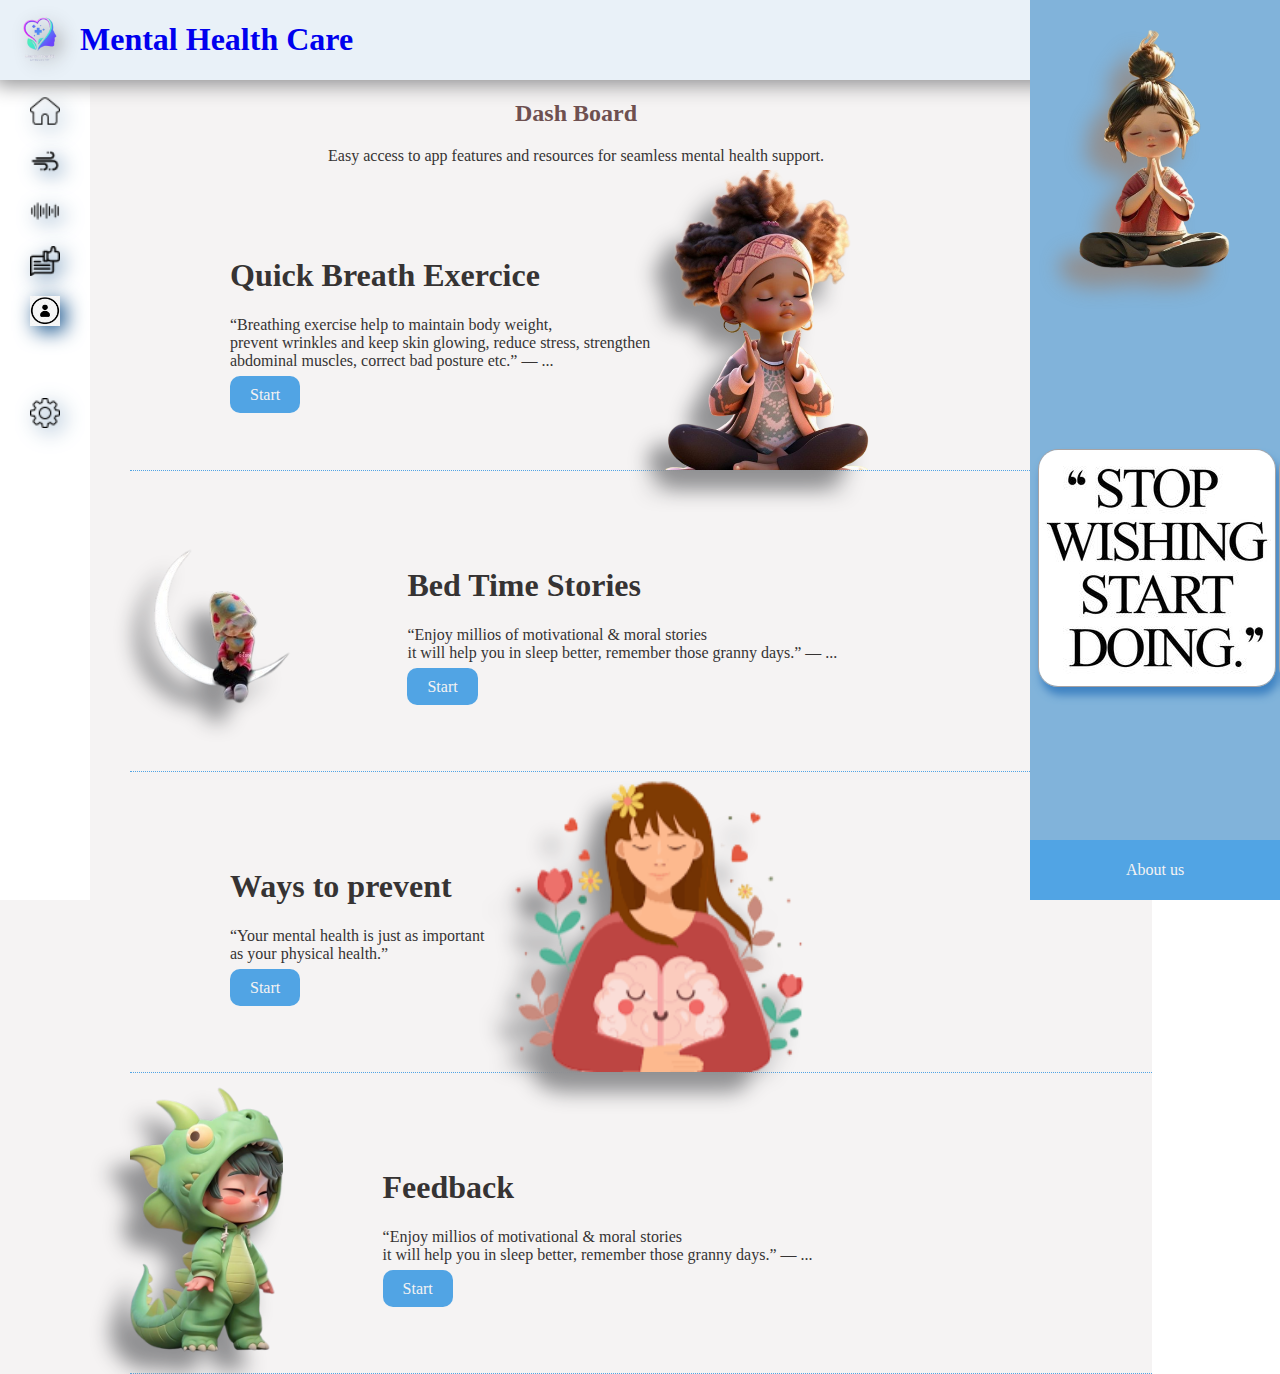
<file: index.html>
<!DOCTYPE html>
<html lang="en">
<head>
    <meta charset="UTF-8">
    <meta name="viewport" content="width=device-width, initial-scale=1.0">
    <link rel="stylesheet" href="style.css">
    <title>Mood-Booster</title>
</head>
<body>
    <section class="aside"> 
        <div class="menu">
            <ul>
                <a href="index.html"><li><img src="meditation.png"><p>Home</p></li></a>
                <a href="exercisedashboard.html"><li><img src="breath.png"><p>Breathing Exercises</p></li></a>
                <a href="story.html"><li><img src="audio-waves.png"><p>Stories & Sounds</p></li></a>
                <a href="feedback.html"><li><img src="feedback.png"><p>Feedback</p></li></a>
                <a href="contact.html"><li><img src="login.jpg"><p>Sign IN</p></li></a>
            </ul>
            <ul>
                <li>
                    <img id="setting" src="settings.png"><p id="setting">Setting</p>
                </li>
            </ul>
            <div class="theme">
                <select id="theme">
                    <option id="light" value="o1">Light</option>
                    <option id="dark" value="o1">Dark</option>
                </select>
            </div>
        </div>
    </section>
    <div class="container">
        <section class="main">
            <header>
                <div class="logo">
                    <img src="logo.png">
                    <a href="index.html"><h1>Mental Health Care</h1></a>
                </div>
            </header>
            <div class="heading">
                <h2>Dash Board</h2>
                <p>Easy access to app features and resources for seamless mental health support.</p>
            </div>
           
            <div class="user_info">
                <div class="user">
                    <h1>Quick Breath Exercice</h1>
                    <p>“Breathing exercise help to maintain body weight, <br> prevent wrinkles and keep skin glowing, reduce stress, strengthen <br> abdominal muscles, correct bad posture etc.” — ...</p>
                    <a href="exercisedashboard.html">Start</a>
                </div>
                <img class="img1" src="girl3.png">
            </div>

            <div class="user_info">
                
                <img class="img1" src="girl5.png">
                <div class="user">
                    <h1>Bed Time Stories</h1>
                    <p>“Enjoy millios of motivational & moral stories <br> it will help you in sleep better, remember those granny days.” — ...</p>
                    <a href="story.html">Start</a>
                </div>
            </div>

            <div class="user_info">

                <div class="user"> 
                    <h1>Ways to prevent </h1>
                    <p>“Your mental health is just as important<br> as your physical health.”</p>
                    <a href="parallel.html">Start</a>
                </div>
                <img class="img1" src="girl7.png">
            </div>

            <div class="user_info">
                <img class="img1" src="girl2.png">
                <div class="user">
                    <h1>Feedback</h1>
                    <p>“Enjoy millios of motivational & moral stories <br> it will help you in sleep better, remember those granny days.” — ...</p>
                    <a href="feedback.html">Start</a>
                </div>
                
            </div>
        </section>
        <section class="anime"> 
            <img class="img1" src="girl1.png">
            <div class="quotes">
                <ul>
                    <li><img src="q4.jpg"></li>
                    <li><img src="q2.jpg"></li>
                    <li><img src="q3.jpg"></li>
                    <li><img src="q2.jpg"></li>
                    <li><img src="q5.jpg"></li>
                </ul>
            </div>
            <div class="btn">
                <a href="about.html">About us</a>
                <span></span>
            </div>
        </section>
    </div>


    <script src="script.js"></script>
</body>
</html>
</file>
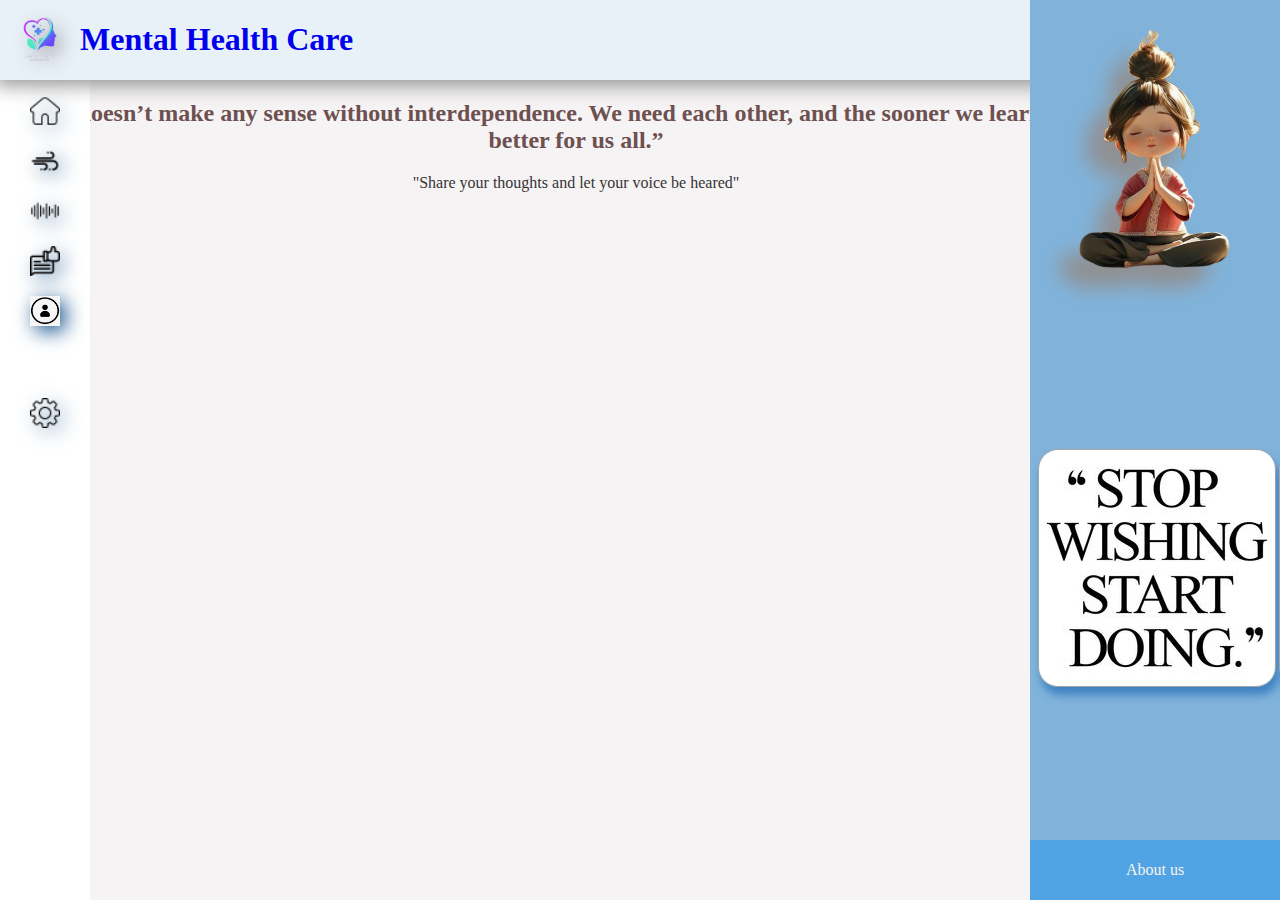
<file: about.html>
<!DOCTYPE html>
<html lang="en">
<head>
    <meta charset="UTF-8">
    <meta name="viewport" content="width=device-width, initial-scale=1.0">
    <link rel="stylesheet" href="style.css">
    <title>About_us---</title>
</head>
<body>
    <section class="aside"> 
        <div class="menu">
            <ul>
                <a href="index.html"><li><img src="meditation.png"><p>Home</p></li></a>
                <a href="exercisedashboard.html"><li><img src="breath.png"><p>Breathing Exercises</p></li></a>
                <a href="story.html"><li><img src="audio-waves.png"><p>Stories & Sounds</p></li></a>
                <a href="feedback.html"><li><img src="feedback.png"><p>Feedback</p></li></a>
                <a href="contact.html"><li><img src="login.jpg"><p>Sign IN</p></li></a>
            </ul>
            <ul>
                <li>
                    <img id="setting" src="settings.png"><p id="setting">Setting</p>
                </li>
            </ul>
            <div class="theme">
                <select id="theme">
                    <option id="light" value="o1">Light</option>
                    <option id="dark" value="o1">Dark</option>
                </select>
            </div>
        </div>
    </section>

    <div class="container">
        <section class="main">
            <header>
                <div class="logo">
                    <img src="logo.png">
                    <a href="index.html"><h1>Mental Health Care</h1></a>
                </div>
            </header>

            <div class="heading">
                <h2>“Life doesn’t make any sense without interdependence. We need each other, and the sooner we learn that, the better for us all.”</h2>
                <p>"Share your thoughts and let your voice be heared"</p>
            </div>
        </section>
        <section class="anime"> 
            <img class="img1" src="girl1.png">
            <div class="quotes">
                <ul>
                    <li><img src="q4.jpg"></li>
                    <li><img src="q2.jpg"></li>
                    <li><img src="q3.jpg"></li>
                    <li><img src="q2.jpg"></li>
                    <li><img src="q5.jpg"></li>
                </ul>
            </div>
            <div class="btn">
                <a href="about.html">About us</a>
                <span></span>
            </div>
        </section>
    </div>

    
    <script src="script.js"></script>

</body>
</html>
</file>
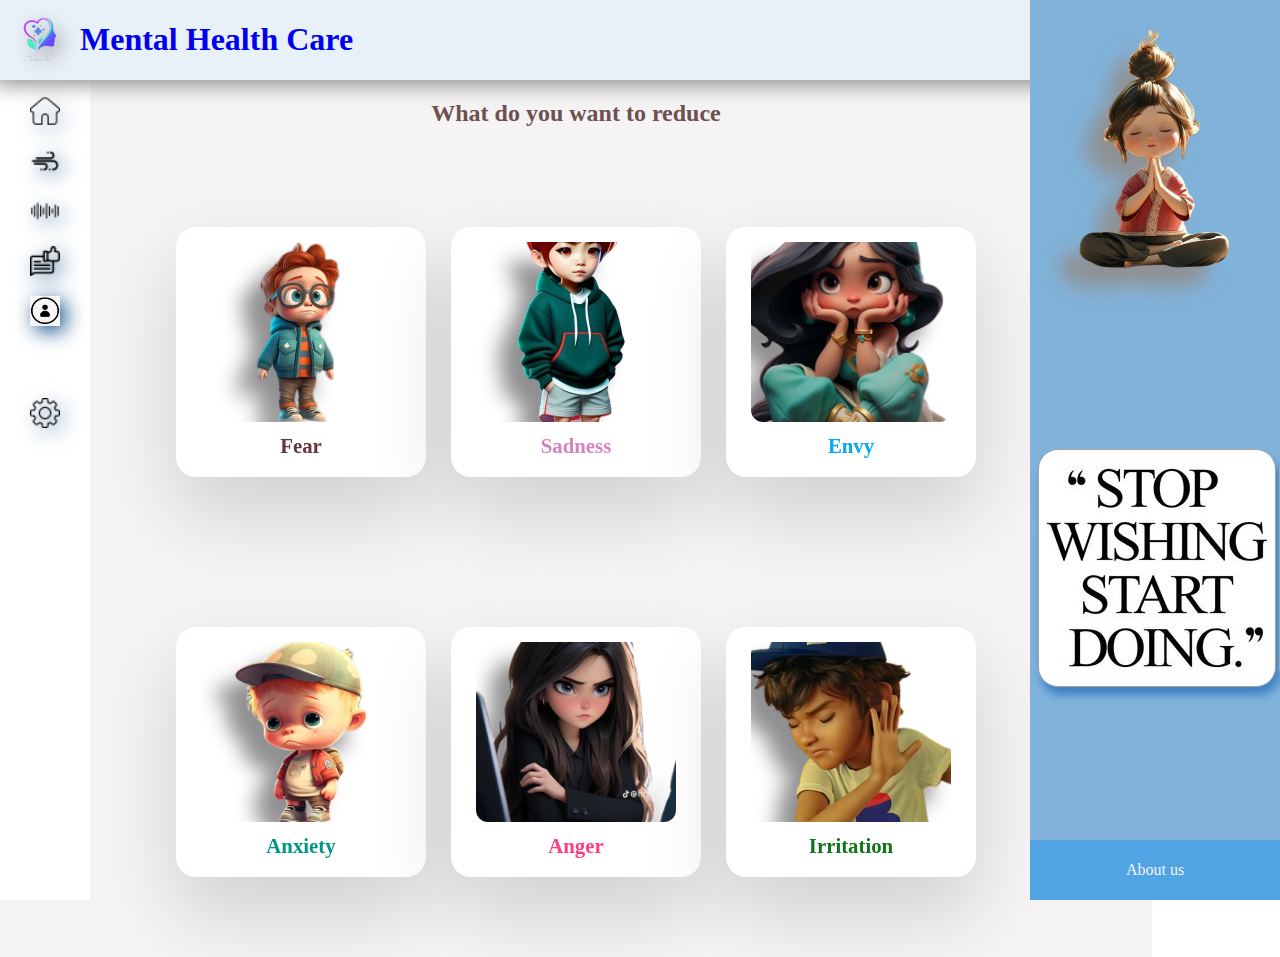
<file: exercisedashboard.html>
<!DOCTYPE html>
<html lang="en">
<head>
    <meta charset="UTF-8">
    <meta name="viewport" content="width=device-width, initial-scale=1.0">
    <link rel="stylesheet" href="style.css">
    <title>BREATHING EXERCISES---</title>
</head>
<body>
    <section class="aside"> 
        <div class="menu">
            <ul>
                <a href="index.html"><li><img src="meditation.png"><p>Home</p></li></a>
                <a href="exercisedashboard.html"><li><img src="breath.png"><p>Breathing Exercises</p></li></a>
                <a href="story.html"><li><img src="audio-waves.png"><p>Stories & Sounds</p></li></a>
                <a href="feedback.html"><li><img src="feedback.png"><p>Feedback</p></li></a>
                <a href="contact.html"><li><img src="login.jpg"><p>Sign IN</p></li></a>
            </ul>
            <ul>
                <li>
                    <img id="setting" src="settings.png"><p id="setting">Setting</p>
                </li>
            </ul>
            <div class="theme">
                <select id="theme">
                    <option id="light" value="o1">Light</option>
                    <option id="dark" value="o1">Dark</option>
                </select>
            </div>
        </div>
    </section>

    <div class="container">
        <section class="main">
            <header>
                <div class="logo">
                    <img src="logo.png">
                    <a href="index.html"><h1>Mental Health Care</h1></a>
                </div>
            </header>

            <div class="heading">
                <h2>What do you want to reduce</h2>
                <p></p>
            </div>
            
            

            <div class="box">
                <div class="card" style="--clr:#64343e;">
                    <div class="image">
                        <img class="img1" src="fear.png">
                    </div>
                    <div class="content">
                        <h2>Fear</h2>
                        <p>“Courage is resistance to fear, mastery of fear, not absence of fear.”.</p>
                        <a href="exercise.html">Start</a>
                    </div>
                </div>
                <div class="card" style="--clr:#d384bf;">
                    <div class="image">
                        <img class="img1" src="sadness.png">
                    </div>
                    <div class="content">
                        <h2>Sadness</h2>
                        <p>"There are moments when I wish I could roll back the clock and take all the sadness away, but I have the feeling that if I did, the joy would be gone as well."</p>
                        <a href="exercise.html">Start</a>
                    </div>
                </div>
                <div class="card" style="--clr:#03a9f4;">
                    <div class="image">
                        <img class="img1" src="envy.png">
                    </div>
                    <div class="content">
                        <h2>Envy</h2>
                        <p>“Envy of others is always a reflection of something we feel about ourselves.”</p>
                        <a href="exercise.html">Start</a>
                    </div>
                </div>
                <div class="card" style="--clr:#009688;">
                    <div class="image">
                        <img class="img1" src="anixity.png">
                    </div>
                    <div class="content">
                        <h2>Anxiety</h2>
                        <p>“Anxiety does not empty tomorrow of its sorrows, but only empties today of its strength.”</p>
                        <a href="exercise.html">Start</a>
                    </div>
                </div>
                <div class="card" style="--clr:#ff3e7f;">
                    <div class="image">
                        <img class="img1" src="angry.png">
                    </div>
                    <div class="content">
                        <h2>Anger</h2>
                        <p>“Bitterness is like cancer. It eats upon the host. But anger is like fire. It burns it all clean.”</p>
                        <a href="exercise.html">Start</a>
                    </div>
                </div>
                <div class="card" style="--clr:#0f7518;">
                    <div class="image">
                        <img class="img1" src="irritation.png">
                    </div>
                    <div class="content">
                        <h2>Irritation</h2>
                        <p>“If you feel irritated or threatened by others' beliefs,
                            it's a sign that you're experiencing crisis of confidence.”</p>
                        <a href="exercise.html">Start</a>
                    </div>
                </div>
                
            </div>
            


        </section>
        <section class="anime"> 
            <img class="img1" src="girl1.png">
            <div class="quotes">
                <ul>
                    <li><img src="q4.jpg"></li>
                    <li><img src="q2.jpg"></li>
                    <li><img src="q3.jpg"></li>
                    <li><img src="q2.jpg"></li>
                    <li><img src="q5.jpg"></li>
                </ul>
            </div>
            <div class="btn">
                <a href="about.html">About us</a>
                <span></span>
            </div>
        </section>
    </div>


    <script src="script.js"></script>


</body>
</html>
</file>
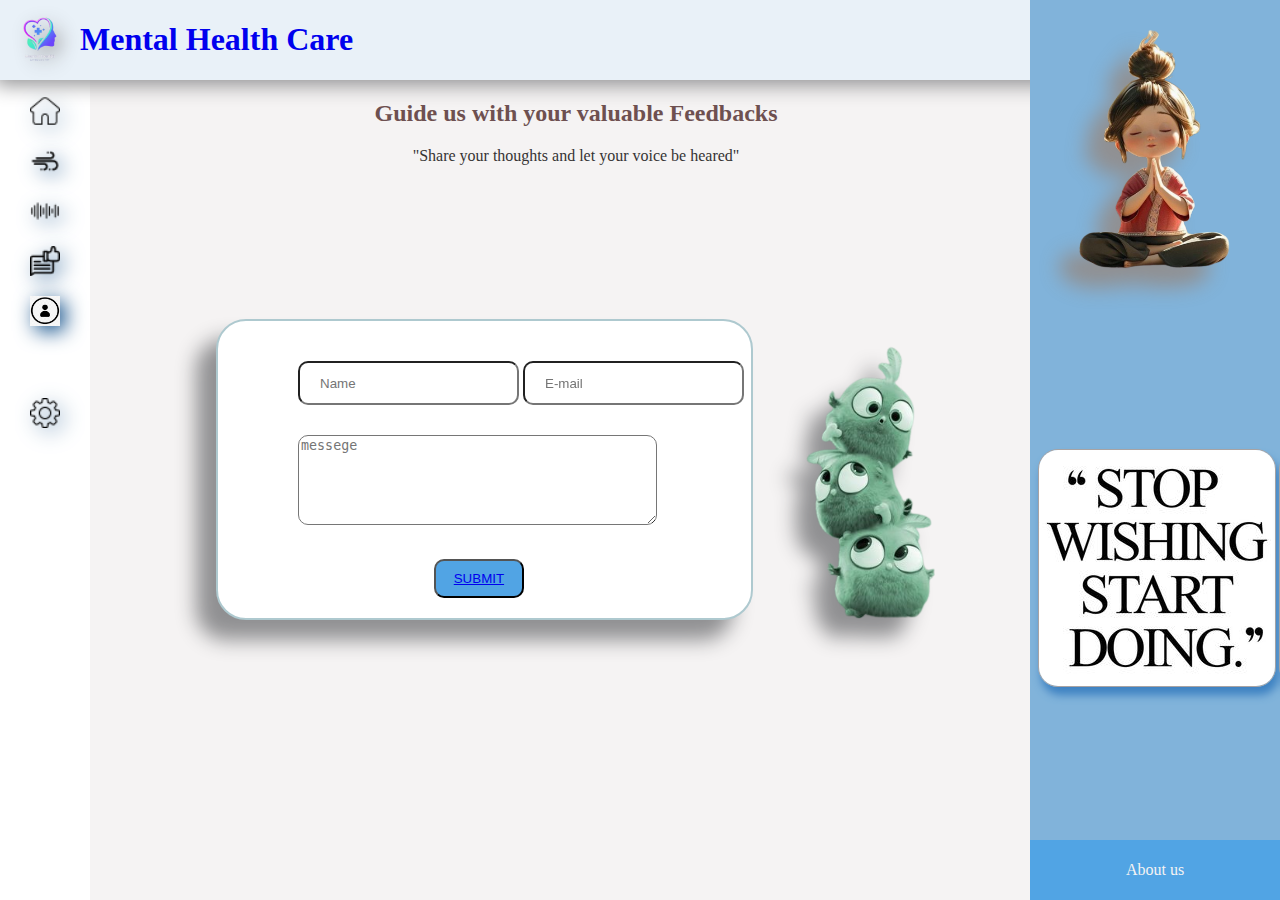
<file: feedback.html>
<!DOCTYPE html>
<html lang="en">
<head>
    <meta charset="UTF-8">
    <meta name="viewport" content="width=device-width, initial-scale=1.0">
    <link rel="stylesheet" href="style.css">
    <title>YourValuable_feedback---</title>
</head>
<body>
    <section class="aside"> 
        <div class="menu">
            <ul>
                <a href="index.html"><li><img src="meditation.png"><p>Home</p></li></a>
                <a href="exercisedashboard.html"><li><img src="breath.png"><p>Breathing Exercises</p></li></a>
                <a href="story.html"><li><img src="audio-waves.png"><p>Stories & Sounds</p></li></a>
                <a href="feedback.html"><li><img src="feedback.png"><p>Feedback</p></li></a>
                <a href="contact.html"><li><img src="login.jpg"><p>Sign IN</p></li></a>
            </ul>
            <ul>
                <li>
                    <img id="setting" src="settings.png"><p id="setting">Setting</p>
                </li>
            </ul>
            <div class="theme">
                <select id="theme">
                    <option id="light" value="o1">Light</option>
                    <option id="dark" value="o1">Dark</option>
                </select>
            </div>
        </div>
    </section>

    <div class="container">
        <section class="main">
            <header>
                <div class="logo">
                    <img src="logo.png">
                    <a href="index.html"><h1>Mental Health Care</h1></a>
                </div>
            </header>

            <div class="heading">
                <h2>Guide us with your valuable Feedbacks</h2>
                <p>"Share your thoughts and let your voice be heared"</p>
            </div>

            <div class="feedback">
                <form class="form" action="https://formsubmit.co/sinhaaman655@hotmail.com" method="POST">
                    <div class="ip_field">
                        <input type="text" name="name" placeholder="Name" required>
                        <input type="email" name="email" placeholder="E-mail" required>
                    </div>
                    <textarea name="messege" placeholder="messege" cols="42.5" rows="10" required></textarea>
                    <button type="submit"><a href="feedbackdone.html">SUBMIT</a></button>
                </form>
                <img class="img1" src="bird1.png">
            </div>
        </section>
        <section class="anime"> 
            <img class="img1" src="girl1.png">
            <div class="quotes">
                <ul>
                    <li><img src="q4.jpg"></li>
                    <li><img src="q2.jpg"></li>
                    <li><img src="q3.jpg"></li>
                    <li><img src="q2.jpg"></li>
                    <li><img src="q5.jpg"></li>
                </ul>
            </div>
            <div class="btn">
                <a href="about.html">About us</a>
                <span></span>
            </div>
        </section>
    </div>

    <script src="script.js"></script>

</body>
</html>
</file>
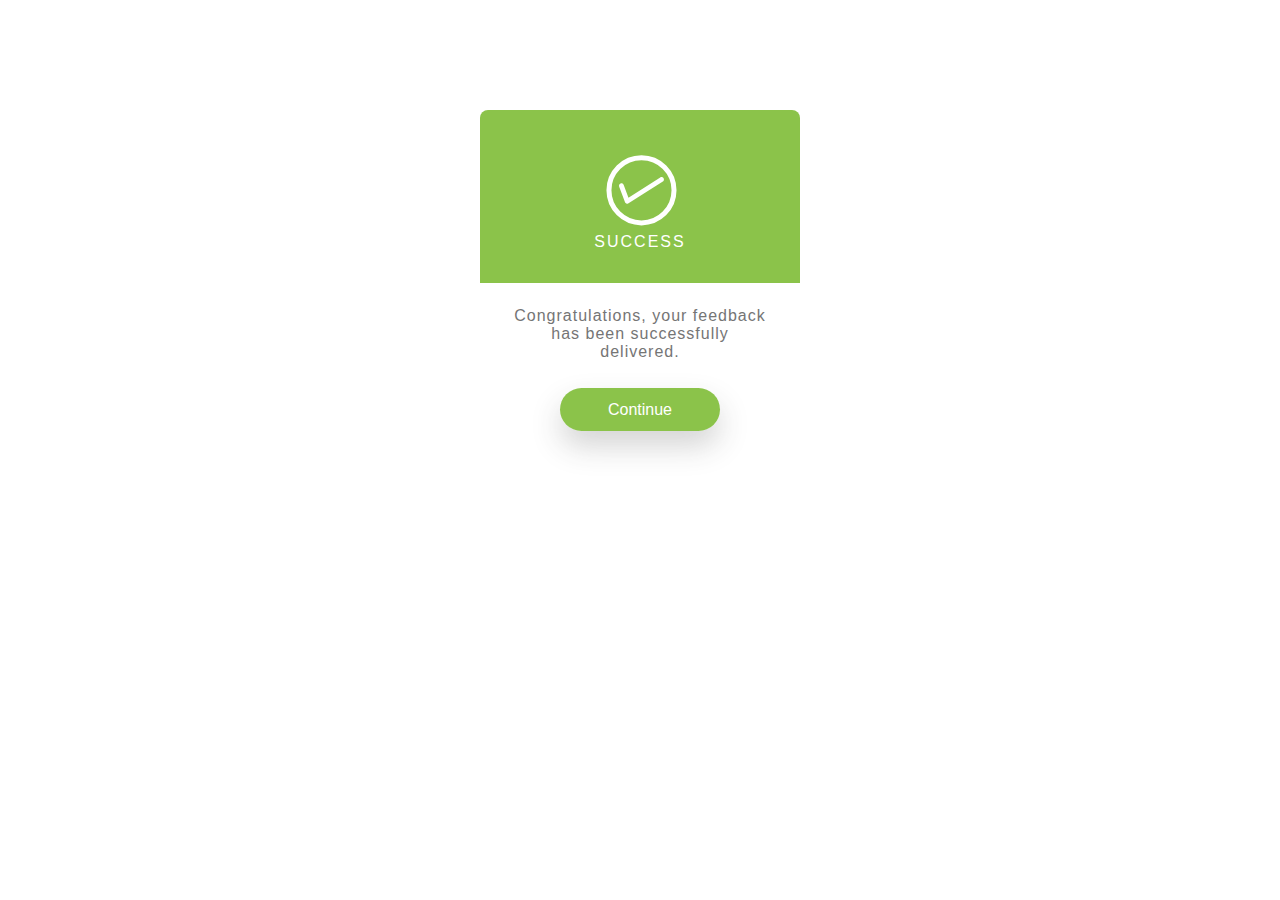
<file: feedbackdone.html>
<link rel="stylesheet" href="style4.css" text="text\css">

<div id="card" class="animated fadeIn">
    <div id="upper-side">
        <?xml version="1.0" encoding="utf-8"?>
        <!-- Generator: Adobe Illustrator 17.1.0, SVG Export Plug-In . SVG Version: 6.00 Build 0) -->
        <!DOCTYPE svg PUBLIC "-//W3C//DTD SVG 1.1//EN" "http://www.w3.org/Graphics/SVG/1.1/DTD/svg11.dtd">
        <svg
            version="1.1"
            id="checkmark"
            xmlns="http://www.w3.org/2000/svg"
            xmlns:xlink="http://www.w3.org/1999/xlink"
            x="0px"
            y="0px"
            xml:space="preserve"
        >
            <path
                d="M131.583,92.152l-0.026-0.041c-0.713-1.118-2.197-1.447-3.316-0.734l-31.782,20.257l-4.74-12.65 c-0.483-1.29-1.882-1.958-3.124-1.493l-0.045,0.017c-1.242,0.465-1.857,1.888-1.374,3.178l5.763,15.382 c0.131,0.351,0.334,0.65,0.579,0.898c0.028,0.029,0.06,0.052,0.089,0.08c0.08,0.073,0.159,0.147,0.246,0.209 c0.071,0.051,0.147,0.091,0.222,0.133c0.058,0.033,0.115,0.069,0.175,0.097c0.081,0.037,0.165,0.063,0.249,0.091 c0.065,0.022,0.128,0.047,0.195,0.063c0.079,0.019,0.159,0.026,0.239,0.037c0.074,0.01,0.147,0.024,0.221,0.027 c0.097,0.004,0.194-0.006,0.292-0.014c0.055-0.005,0.109-0.003,0.163-0.012c0.323-0.048,0.641-0.16,0.933-0.346l34.305-21.865 C131.967,94.755,132.296,93.271,131.583,92.152z"
            />
            <circle
                fill="none"
                stroke="#ffffff"
                stroke-width="5"
                stroke-miterlimit="10"
                cx="109.486"
                cy="104.353"
                r="32.53"
            />
        </svg>
        <h3 id="status">Success</h3>
    </div>
    <div id="lower-side">
        <p id="message">
            Congratulations, your feedback has been successfully delivered.
        </p>
        <a href="#" id="contBtn">Continue</a>
    </div>
</div>
</file>
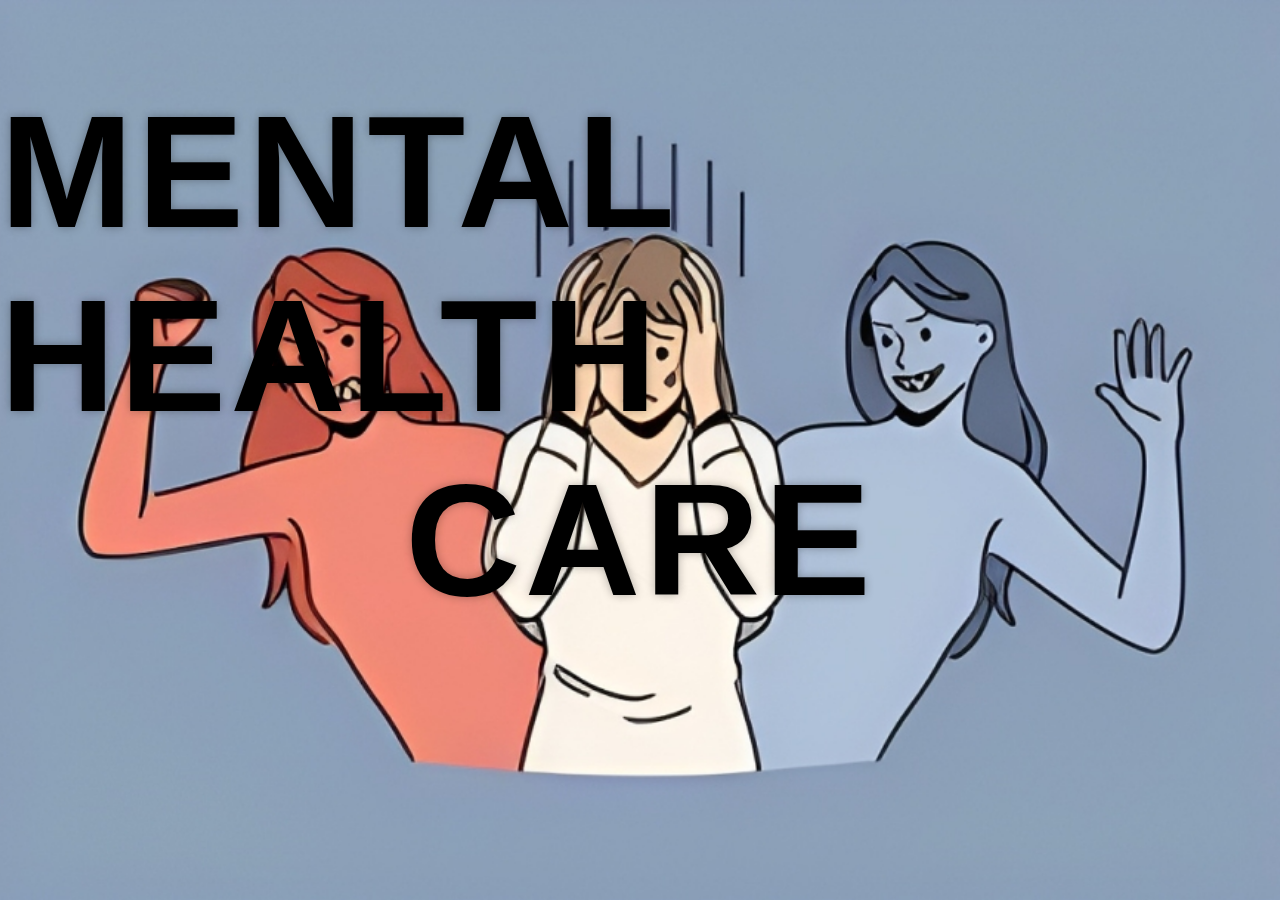
<file: parallel.html>
<!DOCTYPE html>
<html lang="en">
<head>
    <meta charset="UTF-8">
    <meta http-equiv="X-UA-Compatible" content="IE=edge">
    <meta name="viewport" content="width=device-width, initial-scale=1.0">
    <title>Parallex Effect</title>
    <link rel="stylesheet" href="style3.css">
    <link rel="icon" type="image/x-icon" href="apple.png">
</head>
<body>
    <div class="wrapper">
            <div class="container">
                <img src="background1.png" class="background">
                <!-- <img src="foreground.png" class="foreground"> -->
                <h1>MENTAL HEALTH <br><center>CARE</center></h1>
            </div>

            <section>
                <h2 class="secHeading"> MENTAL HEALTH CARE</h2>
                <p class="text">
                    IT IS DURING OUR DARKEST <br> MOMENTS THAT WE MUST <br> FOCUS TO SEE THE LIGHT.
                </p>

                
                    <div class="bg bg1">
                        <h2 class="desc">CONNECT WITH FRIENDS</h2>
                    </div>
                    <p class="text">
                        COMMUNICATION - <br> THE HUMAN CONNECTION - <br> IS THE KEY TO PERSONAL <br> AND CAREER SUCCESS...
                    </p>
              

                    <div class="bg bg2">
                        <h2 class="desc">TAKE CARE OF YOU</h2>
                    </div>
                    <p class="text">
                       GIVE YOURSELF THE SAME CARE <br> AND ATTENTION THAT YOU GIVE TO OTHERS<br> AND WATCH YOURSELF BLOOM...
                    </p>

                
                    <div class="bg bg3">
                        <h2 class="desc">SELF - ESTEEM</h2>
                    </div>
                    <p class="text">
                        SELF - ESTEEM IS AS IMPORTANT <br> TO OUR WELL-BEING AS LEGS ARE <br> TO A TABLE. IS IS ESSENTIAL FOR <br> PHYSICAL AND MENTAL HEALTH <br> AND FOR HAPPINESS.
                    </p>
               
            </section>

    </div>
</body>
</html>
</file>
<file: style.css>
*{
    font-family:'Open Sans' sans-serif ;
    box-sizing: border-box;
}
body
{
    height: auto;
    display: flex;
    flex-direction: column;
    padding: 0;
    margin: 0;
}

.heading
{
    color: rgb(110, 80, 80);   
    text-align: center;
}
.heading p
{
    margin: 5px 20px;
}

/*******   left sidebar ******/


.aside
{
    position: fixed;
    left: 0;
    top: 0;
    bottom: 0;
    width: 90px;
    background-color: #fff;
    padding: 30px 15px;
    transition: 0.5s;
}

.menu 
{
    margin-top: 30px;
    display: flex;
    flex-direction: column;
}
.menu ul
{
    list-style: none;
    padding: 0 15px;
}
.menu ul a
{
    text-decoration: none;
    color: rgb(54, 51, 51);
}
.menu ul li
{
    margin: 20px 0 ;
    align-items: center;
    display: flex;
    justify-content: center;
    cursor: pointer;
}
.theme
{
    margin: auto;
}
.menu ul li img
{
    margin-right: 0px;
    height: 30px;
    width: 30px;
    transition: 0.5s;
    filter: drop-shadow(5px 5px 10px rgb(18, 80, 138));
}

.menu ul li p
{
    white-space: nowrap;
    display: none;
    color: rgb(54, 51, 51);
}

.aside:hover
{
    width: 200px;
}

.aside:hover .menu
{
    margin-top: 20px;
}
.aside:hover .menu ul li p
{
    display: block;
}
.aside:hover .menu ul li img{
    margin-right: 10px;
}
.aside:hover .menu ul li 
{
    justify-content: flex-start;
}



/************* body block *****************/



.container
{
    width: 100%;
    min-height: 100vh;
    overflow-y: scroll;
    display: flex;
}
.main
{
    width: 90%;
    background-color: #f5f3f3;
}

header
{
    width: 100%;
    height: 80px;
    background-color: #e9f1f8;
    filter: drop-shadow(-5px 5px 10px rgb(144, 144, 146));
}
.logo
{
    display: flex;
    color: #61b2f0;
}
.logo a
{
    cursor: pointer;
    text-decoration: none;
}
.logo img
{
    height: 80px;
    width: 80px;
    filter: drop-shadow(5px 5px 9px rgb(144, 144, 146));
}

.user_info
{
    display: flex;
    margin-left: 130px;
    align-items: center;
    border-bottom: 1px dotted #51a4e4;
}
.img1
{
    height: 300px;
    filter: drop-shadow(-20px 20px 10px rgb(144, 144, 146));
    transition: 0.5s;
}
.img1:hover
{
    filter: drop-shadow(-30px 40px 20px rgb(144, 144, 146));
}
.user
{
    margin-left: 100px;
    justify-content: center;
    align-items: center;
}
.user h1, p 
{
    color: rgb(54, 51, 51);
}
.user a
{
    text-decoration: none;
    padding: 10px 20px;
    border-radius: 10px;
    margin-bottom: 0 ;
    cursor: pointer;
    color: #f5f3f3;
    background-color: #51a4e4;
}




/************quotes block***************/



.anime
{
    position: fixed;
    right: 0;
    top: 0;
    bottom: 0;
    background-color: #81b3da;
    display: flex;
    flex-direction: column;
    width: max-content;
    max-width: 250px;
    justify-content: space-between;
}

.quotes
{
    overflow: hidden;
}
.quotes ul
{
    display: flex;
    list-style: none;
    padding: 0 8px;
}
.quotes ul li
{
    width: 100%;
    margin-right: 7px;

}
.quotes ul li img
{
    animation: slide 15s infinite;
    border: 1px solid rgb(168, 163, 163);
    box-shadow: 3px 8px 9px rgb(62, 130, 194);
    border-radius: 20px;
}





@keyframes slide
{
    0%{
        transform:translate(0)
    }
    10%{
        transform:translate(0)
    }
    20%{
        transform:translate(-115%)
    }
    30%{
        transform:translate(-100%)
    }
    40%{
        transform:translate(-215%)
    }
    50%{
        transform:translate(-200%)
    }
    60%{
        transform:translate(-315%)
    }
    70%{
        transform:translate(-300%)
    }
    80%{
        transform:translate(-415%)
    }
    90%{
        transform:translate(-400%)
    }
    100%{
        transform:translate(0)
    }

}






.btn
{
    position: relative;
    margin-bottom: 0;
    width: 100%;
    height: 60px;
    display: flex;
    justify-content: space-evenly;
    cursor: pointer;
    color: #f5f3f3;
    background-color: #51a4e4;
    transition: 0.5s;
}
.btn span
{
    position: absolute;
    bottom: 0;
    height: 5px;
    width: 0px;
    background-color: #e9410e;
    transition: .5s;
}

.btn:hover span
{
    width: 100%;
    height: 5px;
}
.btn a
{
    text-decoration: none;
    color: #f5f3f3;
}
.btn a
{
    margin: auto 0px;
    z-index: 1;
}




/****************************8 EXERCISE PAGE **********************************/

.box
{
    display: flex;
    justify-content: center;
    align-items: center;
    flex-wrap: wrap;
    gap: 150px 25px;
    padding: 80px 70px;
}
.card
{
    position: relative;
    width: 250px;
    display: flex;
    justify-content: center;
    align-items: flex-start;
    height: 250px;
    background:#ffffff;
    border-radius: 20px;
    transition: 0.5s;
    box-shadow: 0px 35px 80px rgba(0, 0, 0, .15);
}

.card:hover
{
    height: 310px;
}

.image
{
    position: absolute;
    top: 15px;
    width: 200px;
    height: 180px;
    overflow: hidden;
    border-radius: 12px;
    transition: 0.5s;
}

.card:hover .image
{
    top: -70px;
    scale: 0.90;
    box-shadow: 0px 35px 80px rgba(0, 0, 0, .2);
}

.image img
{
    position: absolute;
    top: 0;
    left: 0;
    width: 100%;
    height: 100%;
    object-fit: cover;
}

.content
{
    height: 50px;
    transition: 0.5s;
    position: absolute;
    top: 190px;
    overflow: hidden;
    width: 100%;
    padding: 0 10px;
    text-align: center;
}

.card:hover .content
{
    top:110px ;
    height: 200px;
}

.content h2
{
    font-size: 1.3em;
    font-weight: 700;
    color: var(--clr);
}
.content p 
{
    color: #333;
    font-size: 0.96em;
}
.content a
{
    position: relative;
    top: 12px;
    display: inline-block;
    padding: 12px 25px;
    background-color: var(--clr);
    text-decoration: none;
    border-radius: 8px;
    font-weight: 500;
    color: #fff;
}

.breath_exercise
{
    margin:20px 0px 0px 200px;
    display: flex;
    align-items: center
}
.breath_exercise video
{
    height: 400px;
    border-radius: 20px;
    background-color:rgb(11, 42, 66);
    width: 500px;
    filter: drop-shadow(-20px 20px 10px rgb(144, 144, 146));
}



/******************** feedback page **********************/

.feedback
{
    height: 70vh;
    display: flex;
    justify-content: center;
    align-items: center;
}


.feedback input
{
    border-radius: 10px;
    height: 10px;
    padding: 20px;
}

.feedback textarea
{
    border-radius: 10px;
    height: 90px;
    margin:30px auto;
}
.form
{
    border-radius: 30px;
    background-color: #fff;
    margin:0 30px 30px 30px;
    padding: 40px 0px 20px 80px;
    border: 2px solid #aec9cf;
    filter: drop-shadow(-20px 20px 10px rgb(144, 144, 146));
}
.form button
{
    border-radius: 10px;
    justify-self: center;
    margin-left: 30%;
    width: 90px;
    padding: 10px;
    cursor: pointer;
    color: #f5f3f3;
    background-color: #51a4e4;
}




/*******sound and stories block*************/

.ss_box
{
    text-align: start;
    width: 70%;
    margin: auto;
}
.ss_box h1
{
    margin-top: 60px;
}
.sound
{
    display: flex;
    overflow-x: scroll;
    
}

.sound .music_box
{
    width: 100%;
    display: grid;
    grid-template-columns: auto auto auto;
    grid-gap: 20px;
    padding: 5px;
}

.stories
{
    display: flex;
    overflow-x: scroll;
}

.stories .music_box
{
    margin-left: 20px;
    width: 100%;
    display: grid;
    grid-template-columns: auto auto auto;
    grid-gap: 20px;
    padding: 5px;
}
.music-player {
    background-color: #fff;
    border-radius: 10px;
    box-shadow: 0 4px 6px rgba(0, 0, 0, 0.1);
    text-align: center;
    padding: 20px;
    width: 266px;
    height: 100%;
    transition: transform 0.3s;
}

.album-art img {
    width: 80%;
    height: 200px;
    border-radius: 100%;
    animation: spin 5s linear infinite;
}

.music-info h2 {
    font-size: 1.5em;
    margin: 10px 0;
}
.music-info p {
    color: #888;
}

audio {
    width: 100%;
    margin-top: 10px;
    border-radius: 8px;
}

@keyframes spin {
    0% {
        transform: rotate(0deg);
    }
    100% {
        transform: rotate(360deg);
    }
}
</file>
<file: style4.css>
body {
    background: #1488EA;
}
#card {
    position: relative;
    top: 110px;
    width: 320px;
    display: block;
    margin: auto;
    text-align: center;
    font-family: "Source Sans Pro", sans-serif;
}

#upper-side {
    padding: 2em;
    background-color: #8BC34A;
    display: block;
    color: #fff;
    border-top-right-radius: 8px;
    border-top-left-radius: 8px;
}
#checkmark {
    font-weight: lighter;
    fill: #fff;
    margin: -3.5em auto auto 20px;
}
#status {
    font-weight: lighter;
    text-transform: uppercase;
    letter-spacing: 2px;
    font-size: 1em;
    margin-top: -0.2em;
    margin-bottom: 0;
}
#lower-side {
    padding: 2em 2em 5em 2em;
    background: #fff;
    display: block;
    border-bottom-right-radius: 8px;
    border-bottom-left-radius: 8px;
}

#message {
    margin-top: -0.5em;
    color: #757575;
    letter-spacing: 1px;
}
#contBtn {
    position: relative;
    top: 1.5em;
    text-decoration: none;
    background: #8bc34a;
    color: #fff;
    margin: auto;
    padding: 0.8em 3em;
    -webkit-box-shadow: 0px 15px 30px rgba(50, 50, 50, 0.21);
    -moz-box-shadow: 0px 15px 30px rgba(50, 50, 50, 0.21);
    box-shadow: 0px 15px 30px rgba(50, 50, 50, 0.21);
    border-radius: 25px;
    -webkit-transition: all 0.4s ease;
    -moz-transition: all 0.4s ease;
    -o-transition: all 0.4s ease;
    transition: all 0.4s ease;
}
#contBtn:hover {
    -webkit-box-shadow: 0px 15px 30px rgba(60, 60, 60, 0.4);
    -moz-box-shadow: 0px 15px 30px rgba(60, 60, 60, 0.4);
    box-shadow: 0px 15px 30px rgba(60, 60, 60, 0.4);
    -webkit-transition: all 0.4s ease;
    -moz-transition: all 0.4s ease;
    -o-transition: all 0.4s ease;
    transition: all 0.4s ease;
}

/* login css */
* {
    -webkit-box-sizing: border-box;
    -moz-box-sizing: border-box;
    box-sizing: border-box;
}

body {
    margin: 0;
    padding: 0;
    background: url("https://healthcorp.com.au/public/wp-content/uploads/2015/10/bg-grey-shapes.png");
    background-size: cover;
    font-family: 'Roboto Slab', serif;
}

#tema {
    background: orange;
    text-align: left;
    padding: 10px 5px;
    text-align: center;
    position: fixed;
    top: 25px;
    left: 5px;
    font-size: 15px;
    border-radius: .5%;
}

audio {
    background: orange;
    height: 50px;
    width: 100%;
}

header img {
    margin-top: 20px;
    height: 100px;
    width: 100px;
}

#container {
    background: #FFF;
    width: 70%;
    margin: 25px auto;
    border: 1px solid;
    border-radius: .5%;
}

header {
    background: #9645c1;
    text-align: center;
    padding: 1%;
    color: white;
}

form {
    margin: 5%;
    width: 70%;
}

fieldset {
    border: 0px;
}

input[type="text"],
input[type="date"],
input[type="number"],
#country,
input[type="email"],
input[type="password"],
textarea {
    border: 1px solid #9645c1;
    display: block;
    margin: 10px auto;
    padding: 2%;
    width: 100%;
}

input[type="radio"] {
    margin-top: 1.5%;
}

#submitButton {
    background: #c1beba;
    padding: 15px 10px;
    float: left;
    cursor: pointer;
    margin-right: 15px;
}

#submitButton:hover {
    filter: brightness(115%);
}

#resetButton {
    background: #e24f2b;
    padding: 15px 10px;
    color: white;
    float: right;
    cursor: pointer;
}

#resetButton:hover {
    filter: brightness(115%);
}

#part-1 label:after {
    content: " *";
    color: red;
}

#part-2 label:after {
    content: " *";
    color: red;
}

textarea {
    resize: none;
}

/*Media Query */

@media all and (min-width: 0px) and (max-width: 320px) {
    h1 {
        font-size: 22px;
    }
    h2 {
        font-size: 20px;
    }
    #container {
        width: 90%;
        margin-top: 20%;
    }
    #tema {
        width: 100%;
        left: .5px;
        top: 0;
    }
    #resetButton {
        float: left;
    }
}

@media all and (min-width: 321px) and (max-width: 480px) {
    h1 {
        font-size: 22px;
    }
    h2 {
        font-size: 20px;
    }
    #container {
        width: 90%;
        margin-top: 13%;
    }
    #tema {
        width: 100%;
        left: .5px;
        top: 0;
    }
    #resetButton {
        float: left;
    }
}

@media all and (min-width: 481px) and (max-width: 568px) {
    h1 {
        font-size: 22px;
    }
    h2 {
        font-size: 20px;
    }
    #container {
        width: 90%;
        margin-top: 10%;
    }
    #tema {
        width: 100%;
        left: .5px;
        top: 0;
    }
}

@media all and (min-width: 569px) and (max-width: 768px) {
    h1 {
        font-size: 22px;
    }
    h2 {
        font-size: 20px;
    }
    #container {
        width: 90%;
        margin-top: 7%;
    }
    #tema {
        width: 100%;
        left: .5px;
        top: 0;
    }
}
</file>
<file: style3.css>
/* @import url('https://fonts.googleapis.com/css2?family=Poppins:wght@200;700&display=swap'); */
@import url('https://fonts.googleapis.com/css2?family=Montserrat&family=Sevillana&display=swap');

*{
    margin: 0;
    padding: 0;
    box-sizing: border-box;
}
.wrapper{
    height:100vh;
    font-family: 'Poppins', sans-serif;
    overflow-y: auto;
    overflow-x: hidden;
    perspective: 10px;
}

.container{
    position:relative;
    height:100%;
    display:flex;
    justify-content: center;
    align-items: center;
    transform-style:preserve-3d;
    z-index:-1;
}

.background{
    transform: translateZ(-40px) scale(5);
}
.foreground{
    transform: translateZ(-20px) scale(3);
}
.background, .foreground{
    position:absolute;
    height: 100%;
    width:100%;
    object-fit: cover;
    z-index:-1;
}

h1{
    position:absolute;
    top: 5rem;
    font-size: 10rem;
    letter-spacing: 4px;
    color: black;
    text-shadow: 0 0 10px rgba(0,0,0,0.3);
}

section{
    background-color: #6ab187;
    color: #CED2CC;
    padding: 5rem 0;
}

.secHeading{
    font-size:5rem;
    padding: 0 10rem;
}
.text{
    font-size: 1.5rem;
    margin:5rem 0;
    padding: 0 10rem;
}
.bg{
    position:relative;
    width:100%;
    background-attachment: fixed;
    background-size: cover;
    background-position: center;
    height:500px;
}
.desc{
    position:absolute;
    background-color: white;
    padding: 0.5rem 2.5rem;
    top:40%;
    left:60%;
    transform:translateX(-50%) translateX(-50%);
    color: black;
    font-size: 3.5rem;
    font-weight: 600;
}
.bg1{
    background-image: url(sport-11.png);
}
.bg2{
    background-image: url(sport-22.png);
}
.bg3{
    background-image: url(sport-33.jpg);
}
</file>
